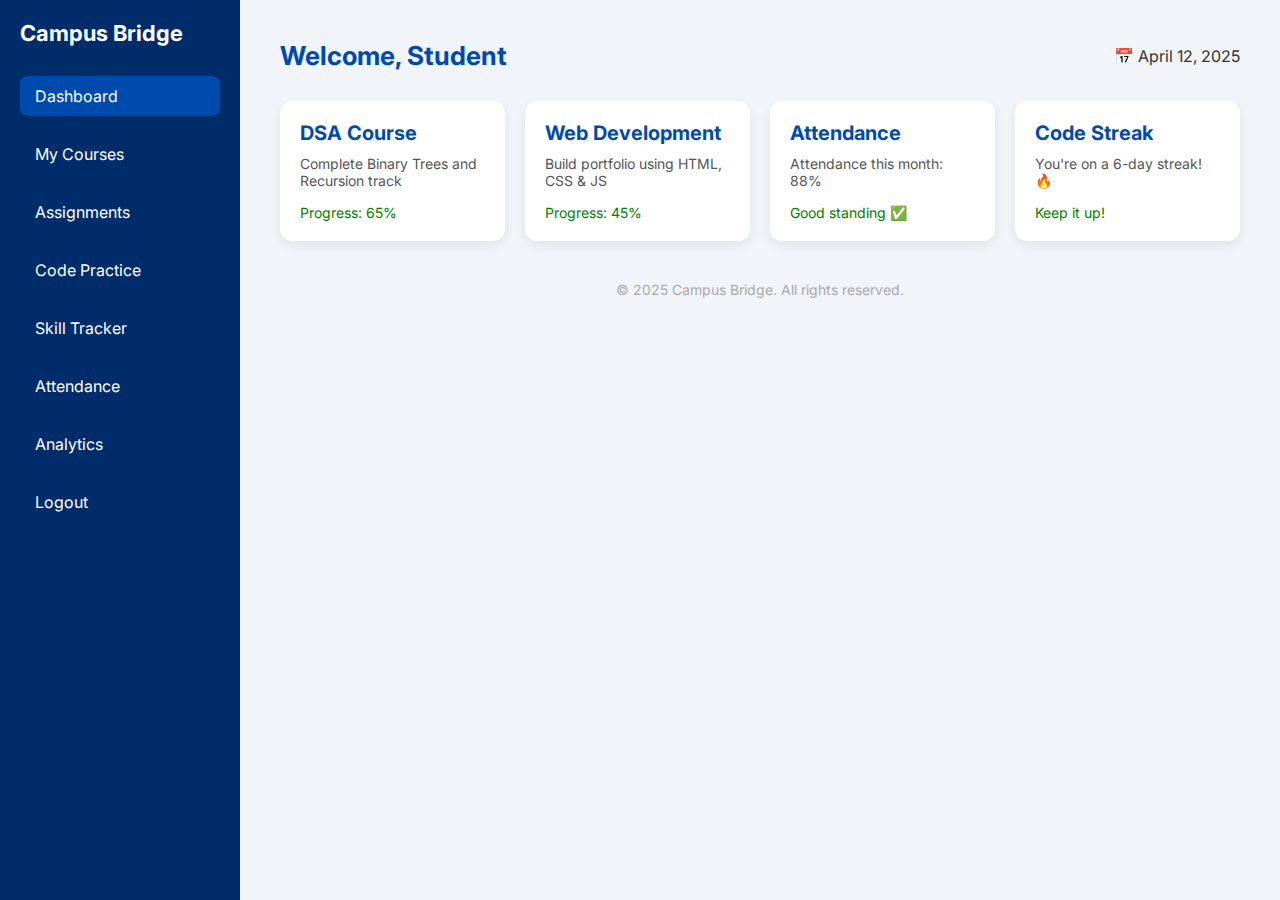
<file: templates/dashboard.html>
<!DOCTYPE html>
<html lang="en">
<head>
  <meta charset="UTF-8">
  <meta name="viewport" content="width=device-width, initial-scale=1.0">
  <title>Campus Bridge Dashboard</title>
  <link href="https://fonts.googleapis.com/css2?family=Inter:wght@400;600;700&display=swap" rel="stylesheet">
  <style>
    * {
      margin: 0;
      padding: 0;
      box-sizing: border-box;
      font-family: 'Inter', sans-serif;
    }

    body {
      display: flex;
      height: 100vh;
      background-color: #f1f4f9;
      color: #333;
    }

    aside {
      width: 240px;
      background-color: #002c6a;
      color: #fff;
      display: flex;
      flex-direction: column;
      padding: 20px;
    }

    aside h2 {
      margin-bottom: 30px;
      font-size: 22px;
    }

    nav a {
      color: #fff;
      text-decoration: none;
      margin-bottom: 18px;
      padding: 10px 15px;
      border-radius: 8px;
      transition: background-color 0.3s;
      display: block;
    }

    nav a:hover,
    nav a.active {
      background-color: #004aad;
    }

    main {
      flex: 1;
      padding: 40px;
      overflow-y: auto;
    }

    .header {
      display: flex;
      justify-content: space-between;
      align-items: center;
      margin-bottom: 30px;
    }

    .header h1 {
      font-size: 26px;
      color: #004aad;
    }

    .card-grid {
      display: grid;
      grid-template-columns: repeat(auto-fit, minmax(220px, 1fr));
      gap: 20px;
    }

    .card {
      background-color: #fff;
      border-radius: 12px;
      box-shadow: 0 4px 12px rgba(0, 0, 0, 0.08);
      padding: 20px;
      transition: transform 0.3s ease;
    }

    .card:hover {
      transform: translateY(-5px);
    }

    .card h3 {
      font-size: 20px;
      color: #004aad;
      margin-bottom: 10px;
    }

    .card p {
      font-size: 14px;
      color: #555;
    }

    .status {
      margin-top: 15px;
      font-size: 14px;
      color: green;
    }

    footer {
      margin-top: 40px;
      text-align: center;
      font-size: 14px;
      color: #aaa;
    }

    @media screen and (max-width: 768px) {
      body {
        flex-direction: column;
      }
      aside {
        width: 100%;
        flex-direction: row;
        justify-content: space-around;
      }
      nav a {
        margin-bottom: 0;
      }
    }
  </style>
</head>
<body>
  <aside>
    <h2>Campus Bridge</h2>
    <nav>
      <a href="#" class="active">Dashboard</a>
      <a href="#">My Courses</a>
      <a href="#">Assignments</a>
      <a href="#">Code Practice</a>
      <a href="#">Skill Tracker</a>
      <a href="#">Attendance</a>
      <a href="{{url_for('analytics')}}">Analytics</a>
      <a href="#">Logout</a>
    </nav>
  </aside>
  <main>
    <div class="header">
      <h1>Welcome, Student</h1>
      <span>📅 April 12, 2025</span>
    </div>

    <div class="card-grid">
      <div class="card">
        <h3>DSA Course</h3>
        <p>Complete Binary Trees and Recursion track</p>
        <div class="status">Progress: 65%</div>
      </div>
      <div class="card">
        <h3>Web Development</h3>
        <p>Build portfolio using HTML, CSS & JS</p>
        <div class="status">Progress: 45%</div>
      </div>
      <div class="card">
        <h3>Attendance</h3>
        <p>Attendance this month: 88%</p>
        <div class="status">Good standing ✅</div>
      </div>
      <div class="card">
        <h3>Code Streak</h3>
        <p>You're on a 6-day streak! 🔥</p>
        <div class="status">Keep it up!</div>
      </div>
    </div>

    <footer>
      © 2025 Campus Bridge. All rights reserved.
    </footer>
  </main>
</body>
</html>
</file>
